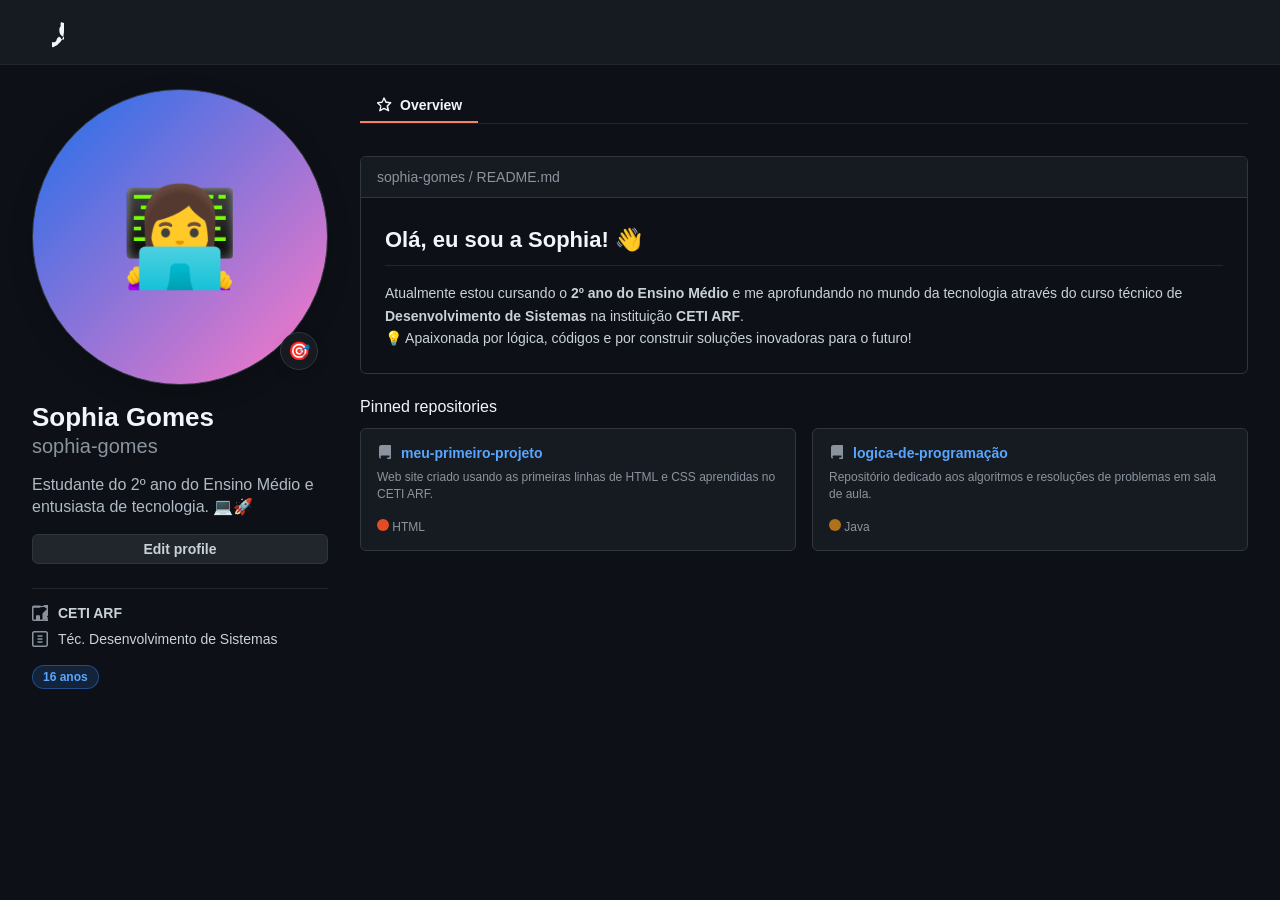
<file: index.html>
<!DOCTYPE html>
<html lang="pt-BR">
<head>
    <meta charset="UTF-8">
    <meta name="viewport" content="width=device-width, initial-scale=1.0">
    <title>Sophia Gomes (sophia-gomes) / GitHub</title>
    <link rel="stylesheet" href="style.css">
    <header>
        <svg class="logo-git" height="32" viewBox="0 0 16 16" width="32"><path d="M8 0c4.42 0 8 3.58 8 8a8.013 8.013 0 0 1-5.45 7.59c-.4.08-.55-.17-.55-.38 0-.27.01-1.13.01-2.2 2.09.45 2.23-1.06 2.23-1.06.4-1.02.98-1.29.98-1.29.69-.47-.05-.46-.05-.46.76.05 1.16.78 1.16.78.67 1.14 1.75.81 2.18.62.07-.49.27-.81.49-.99-1.63-.19-3.35-.82-3.35-3.64 0-.8.29-1.45.76-1.95-.08-.19-.33-.94.07-1.93 0 0 .61-.2 2.03.75a7.118 7.118 0 0 1 4 0c1.41-.95 2.02-.75 2.02-.75.4.99.15 1.74.07 1.93.48.5.76 1.15.76 1.95 0 2.83-1.73 3.45-3.36 3.63.27.24.52.71.52 1.43 0 1.03-.01 1.87-.01 2.13 0 .22.15.47.55.38A8.014 8.014 0 0 0 16 8c0-4.42-3.58-8-8-8z"></path></svg>
    </header>
</head>

<body>
    <div class="main-container">
        
        <!-- COLUNA DA ESQUERDA: PERFIL -->
        <aside class="sidebar">
            <div class="avatar-container">
                <div class="avatar">👩‍💻</div>
                <div class="status-badge">🎯</div>
            </div>
            
            <div class="vcard-names">
                <h1 class="name">Sophia Gomes</h1>
                <span class="username">sophia-gomes</span>
            </div>
            
            <div class="bio">
                Estudante do 2º ano do Ensino Médio e entusiasta de tecnologia. 💻🚀
            </div>

            <button class="btn-edit">Edit profile</button>

            <ul class="meta-info">
                <li>
                    <!-- Ícone de Escola/Organização -->
                    <svg height="16" viewBox="0 0 16 16" width="16"><path d="M1.5 14.25c0 .138.112.25.25.25H4v-3.5a.75.75 0 0 1 .75-.75h2.5a.75.75 0 0 1 .75.75v3.5h2.25a.25.25 0 0 0 .25-.25V8.81a.75.75 0 0 1 .22-.53l4.25-4.25a.25.25 0 0 0 0-.353L10.322.754a.25.25 0 0 0-.353 0L8.22 2.5a.75.75 0 0 1-.53.22H1.75a.25.25 0 0 0-.25.25v11.28ZM15 11.75a.75.75 0 0 1 .75.75v2h.75a.75.75 0 0 1 0 1.5h-4a.75.75 0 0 1 0-1.5h.75v-2a.75.75 0 0 1 .75-.75ZM2.25.5h5.5a1.75 1.75 0 0 1 1.75 1.75v.49l3.783-3.783a1.75 1.75 0 0 1 2.474 0l4.647 4.646a1.75 1.75 0 0 1 0 2.475L12.5 13.911V14.25A1.75 1.75 0 0 1 10.75 16h-9A1.75 1.75 0 0 1 0 14.25V2.25A1.75 1.75 0 0 1 1.75.5Z"></path></svg>
                    <strong>CETI ARF</strong>
                </li>
                <li>
                    <!-- Ícone de Livro/Curso -->
                    <svg height="16" viewBox="0 0 16 16" width="16"><path d="M0 2.25C0 1.007 1.007 0 2.25 0h11.5C14.993 0 16 1.007 16 2.25v11.5c0 1.243-1.007 2.25-2.25 2.25H2.25A2.25 2.25 0 0 1 0 13.75Zm2.25-.75a.75.75 0 0 0-.75.75v11.5c0 .414.336.75.75.75h11.5a.75.75 0 0 0 .75-.75V2.25a.75.75 0 0 0-.75-.75Zm3 3.5a.75.75 0 0 1 .75-.75h4a.75.75 0 0 1 0 1.5h-4a.75.75 0 0 1-.75-.75Zm0 3a.75.75 0 0 1 .75-.75h4a.75.75 0 0 1 0 1.5h-4a.75.75 0 0 1-.75-.75Zm0 3a.75.75 0 0 1 .75-.75h4a.75.75 0 0 1 0 1.5h-4a.75.75 0 0 1-.75-.75Z"></path></svg>
                    <span>Téc. Desenvolvimento de Sistemas</span>
                </li>
            </ul>

            <span class="badge-age">16 anos</span>
        </aside>

        <!-- COLUNA DA DIREITA: CONTEÚDO -->
        <main class="content">
            
            <!-- Abas do perfil -->
            <nav class="tab-nav">
                <a href="#" class="tab">
                    <svg text="gray" height="16" viewBox="0 0 16 16" width="16" fill="#f0f6fc"><path d="M8 .25a.75.75 0 0 1 .673.418l1.882 3.815 4.21.612a.75.75 0 0 1 .416 1.279l-3.046 2.97 1.112 4.192a.75.75 0 0 1-1.088.791L8 12.347l-3.766 1.98a.75.75 0 0 1-1.088-.79l1.112-4.193L1.212 6.38a.75.75 0 0 1 .416-1.28l4.21-.611L7.327.668A.75.75 0 0 1 8 .25zm0 2.445L6.615 5.5a.75.75 0 0 1-.564.41l-3.097.45 2.24 2.184a.75.75 0 0 1 .216.664l-.528 2.984 2.77-1.456a.75.75 0 0 1 .698 0l2.77 1.456-.528-2.984a.75.75 0 0 1 .216-.664l2.24-2.183-3.096-.45a.75.75 0 0 1-.564-.41L8 2.694z"></path></svg>
                    Overview
                </a>
            </nav>

            <!-- Card de README.md Personalizado -->
            <section class="readme-box">
                <div class="readme-header">
                    <span>sophia-gomes / README.md</span>
                </div>
                <div class="readme-body">
                    <h1>Olá, eu sou a Sophia! 👋</h1>
                    <p>Atualmente estou cursando o <strong>2º ano do Ensino Médio</strong> e me aprofundando no mundo da tecnologia através do curso técnico de <strong>Desenvolvimento de Sistemas</strong> na instituição <strong>CETI ARF</strong>.</p>
                    <p>💡 Apaixonada por lógica, códigos e por construir soluções inovadoras para o futuro!</p>
                </div>
            </section>

            <!-- Repositórios Pinados (Simulados) -->
            <div>
                <h2 class="pinned-title">Pinned repositories</h2>
                <div class="repo-grid">
                    
                    <div class="repo-card">
                        <div>
                            <div class="repo-header">
                                <svg height="16" viewBox="0 0 16 16" width="16" fill="#8b949e"><path d="M2 2.5A2.5 2.5 0 0 1 4.5 0h8.75a.75.75 0 0 1 .75.75v12.5a.75.75 0 0 1-.75.75h-2.5a.75.75 0 1 1 0-1.5h1.75v-2h-8a1 1 0 0 0-.714 1.7.75.75 0 0 1-1.072 1.05A2.495 2.495 0 0 1 2 11.5Zm10.5-1V9h-8c-.356 0-.694.074-1 .208V2.5a1 1 0 0 1 1-1Z"></path></svg>
                                <a href="#" class="repo-name">meu-primeiro-projeto</a>
                            </div>
                            <p class="repo-desc">Web site criado usando as primeiras linhas de HTML e CSS aprendidas no CETI ARF.</p>
                        </div>
                        <div class="repo-status">
                            <span><span class="lang-dot lang-html"></span> HTML</span>
                        </div>
                    </div>

                    <div class="repo-card">
                        <div>
                            <div class="repo-header">
                                <svg height="16" viewBox="0 0 16 16" width="16" fill="#8b949e"><path d="M2 2.5A2.5 2.5 0 0 1 4.5 0h8.75a.75.75 0 0 1 .75.75v12.5a.75.75 0 0 1-.75.75h-2.5a.75.75 0 1 1 0-1.5h1.75v-2h-8a1 1 0 0 0-.714 1.7.75.75 0 0 1-1.072 1.05A2.495 2.495 0 0 1 2 11.5Zm10.5-1V9h-8c-.356 0-.694.074-1 .208V2.5a1 1 0 0 1 1-1Z"></path></svg>
                                <a href="#" class="repo-name">logica-de-programação</a>
                            </div>
                            <p class="repo-desc">Repositório dedicado aos algoritmos e resoluções de problemas em sala de aula.</p>
                        </div>
                        <div class="repo-status">
                            <span><span class="lang-dot lang-java"></span> Java</span>
                        </div>
                    </div>

                </div>
            </div>

        </main>
    </div>

</body>
</html>
</file>
<file: style.css>
* {
            margin: 0;
            padding: 0;
            box-sizing: border-box;
            font-family: -apple-system, BlinkMacSystemFont, "Segoe UI", Helvetica, Arial, sans-serif, "Apple Color Emoji", "Segoe UI Emoji";
        }

        body {
            background-color: #0d1117;
            color: #c9d1d9;
            font-size: 14px;
        }

        /* Barra de Navegação Superior (Simulando o GitHub) */
        header {
            background-color: #161b22;
            padding: 16px 32px;
            border-bottom: 1px solid #21262d;
            display: flex;
            align-items: center;
            gap: 16px;
        }

        .logo-git {
            fill: #f0f6fc;
        }

        /* Container Principal em Grid (Padrão do GitHub Desktop) */
        .main-container {
            max-width: 1280px;
            margin: 0 auto;
            padding: 24px 32px;
            display: grid;
            grid-template-columns: 296px 1fr;
            gap: 32px;
        }

        /* Coluna da Esquerda: Perfil */
        .sidebar {
            display: flex;
            flex-direction: column;
        }

        .avatar-container {
            position: relative;
            margin-bottom: 16px;
        }

        .avatar {
            width: 100%;
            aspect-ratio: 1;
            border-radius: 50%;
            border: 1px solid #30363d;
            background: linear-gradient(135deg, #1f6feb, #ff79c6);
            display: flex;
            align-items: center;
            justify-content: center;
            font-size: 96px;
            box-shadow: 0 8px 24px rgba(0,0,0,0.2);
        }

        .status-badge {
            position: absolute;
            bottom: 15px;
            right: 10px;
            background-color: #161b22;
            border: 1px solid #30363d;
            border-radius: 50%;
            width: 38px;
            height: 38px;
            display: flex;
            align-items: center;
            justify-content: center;
            font-size: 18px;
            box-shadow: 0 4px 12px rgba(0,0,0,0.15);
        }

        .vcard-names {
            margin-bottom: 16px;
        }

        .name {
            font-size: 26px;
            line-height: 1.25;
            font-weight: 600;
            color: #f0f6fc;
        }

        .username {
            font-size: 20px;
            font-style: normal;
            font-weight: 300;
            line-height: 24px;
            color: #8b949e;
        }

        .bio {
            font-size: 16px;
            color: #b1bac4;
            margin-bottom: 16px;
            line-height: 1.4;
        }

        .btn-edit {
            display: block;
            width: 100%;
            padding: 6px 16px;
            font-size: 14px;
            font-weight: 600;
            color: #c9d1d9;
            background-color: #21262d;
            border: 1px solid #30363d;
            border-radius: 6px;
            cursor: pointer;
            text-align: center;
            margin-bottom: 24px;
            transition: 0.2s ease;
        }

        .btn-edit:hover {
            background-color: #30363d;
            border-color: #8b949e;
        }

        .meta-info {
            list-style: none;
            border-top: 1px solid #21262d;
            padding-top: 16px;
        }

        .meta-info li {
            margin-bottom: 10px;
            display: flex;
            align-items: center;
            gap: 10px;
            color: #c9d1d9;
        }

        .meta-info svg {
            fill: #8b949e;
            flex-shrink: 0;
        }

        .badge-age {
            display: inline-block;
            padding: 4px 10px;
            font-size: 12px;
            font-weight: 600;
            background-color: rgba(56, 139, 253, 0.15);
            border: 1px solid rgba(56, 139, 253, 0.4);
            border-radius: 2em;
            color: #58a6ff;
            margin-top: 8px;
            align-self: flex-start;
        }

        /* Coluna da Direita: Conteúdo/Portfólio */
        .content {
            display: flex;
            flex-direction: column;
            gap: 24px;
        }

        /* Abas de Navegação interna */
        .tab-nav {
            display: flex;
            border-bottom: 1px solid #21262d;
            gap: 8px;
            margin-bottom: 8px;
        }

        .tab {
            padding: 8px 16px;
            color: #f0f6fc;
            font-weight: 600;
            text-decoration: none;
            border-bottom: 2px solid #f78166; /* Aba ativa */
            display: flex;
            align-items: center;
            gap: 8px;
        }

        /* Seção README.md artificial */
        .readme-box {
            background-color: #0d1117;
            border: 1px solid #30363d;
            border-radius: 6px;
        }

        .readme-header {
            background-color: #161b22;
            padding: 12px 16px;
            border-bottom: 1px solid #30363d;
            border-radius: 6px 6px 0 0;
            font-family: monospace;
            color: #8b949e;
            display: flex;
            align-items: center;
            gap: 8px;
        }

        .readme-body {
            padding: 24px;
            line-height: 1.6;
        }

        .readme-body h1 {
            font-size: 22px;
            color: #f0f6fc;
            border-bottom: 1px solid #21262d;
            padding-bottom: 8px;
            margin-bottom: 16px;
        }

        /* Grid de Repositórios Pinados */
        .pinned-title {
            font-size: 16px;
            font-weight: 400;
            color: #f0f6fc;
            margin-bottom: 12px;
        }

        .repo-grid {
            display: grid;
            grid-template-columns: repeat(auto-fit, minmax(300px, 1fr));
            gap: 16px;
        }

        .repo-card {
            background-color: #161b22;
            border: 1px solid #30363d;
            border-radius: 6px;
            padding: 16px;
            display: flex;
            flex-direction: column;
            justify-content: space-between;
        }

        .repo-header {
            display: flex;
            align-items: center;
            gap: 8px;
            margin-bottom: 8px;
        }

        .repo-name {
            color: #58a6ff;
            font-weight: 600;
            text-decoration: none;
        }

        .repo-name:hover {
            text-decoration: underline;
        }

        .repo-desc {
            font-size: 12px;
            color: #8b949e;
            margin-bottom: 16px;
            line-height: 1.4;
        }

        .repo-status {
            display: flex;
            align-items: center;
            gap: 12px;
            font-size: 12px;
            color: #8b949e;
        }

        .lang-dot {
            width: 12px;
            height: 12px;
            border-radius: 50%;
            display: inline-block;
        }

        .lang-html { background-color: #e34c26; }
        .lang-java { background-color: #b07219; }

        /* Responsividade para telas menores (Celulares) */
        @media (max-width: 768px) {
            .main-container {
                grid-template-columns: 1fr;
                padding: 16px;
            }
            .sidebar {
                align-items: center;
                text-align: center;
            }
            .avatar-container {
                width: 150px;
            }
            .meta-info {
                width: 100%;
                align-items: flex-start;
            }
            .badge-age {
                align-self: center;
            }
        }
    </style>
</head>
</file>
